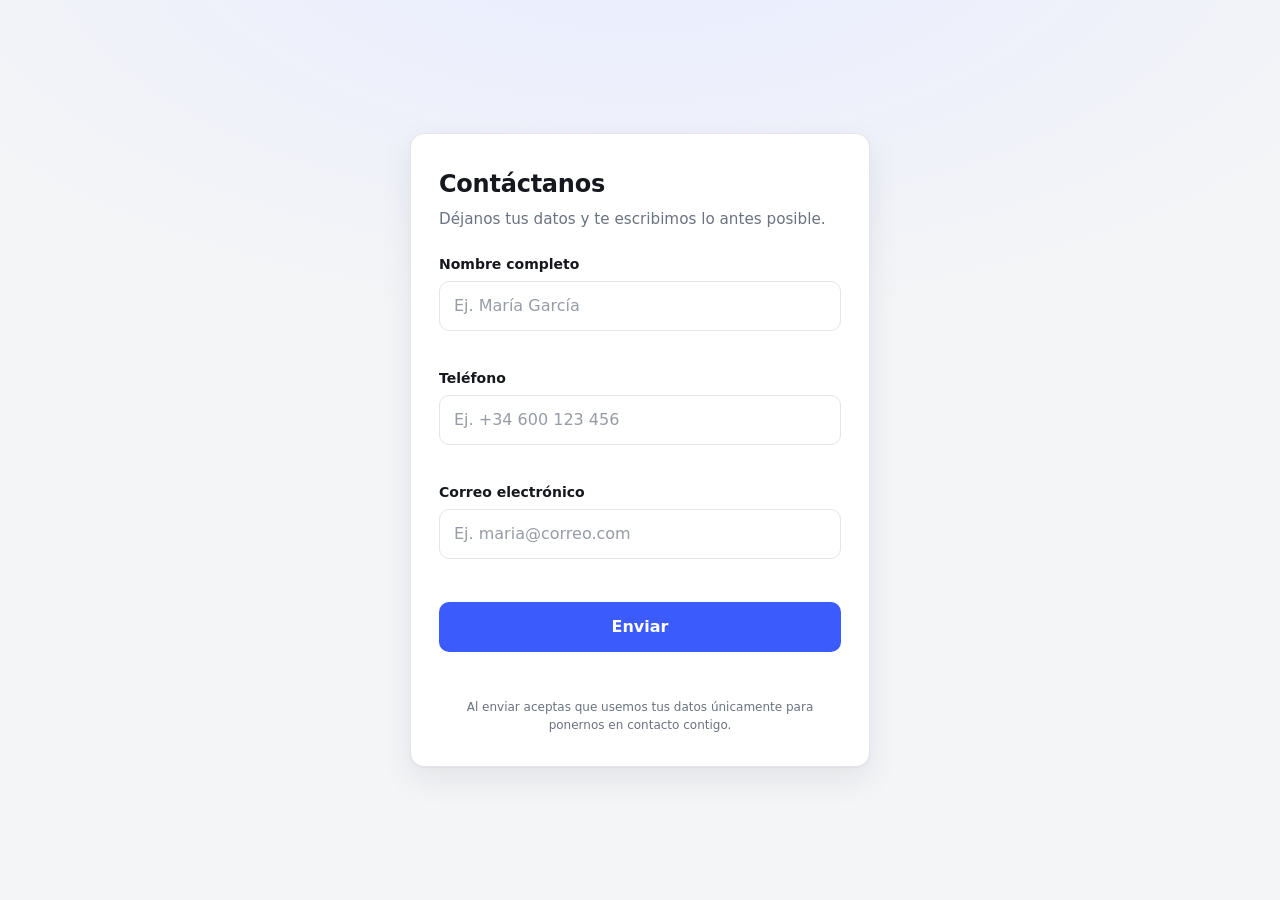
<file: index.html>
<!doctype html>
<html lang="es">
<head>
  <meta charset="utf-8">
  <meta name="viewport" content="width=device-width, initial-scale=1">
  <title>Formulario de contacto</title>
  <meta name="description" content="Déjanos tus datos y te contactamos.">
  <link rel="icon" href="data:image/svg+xml,<svg xmlns='http://www.w3.org/2000/svg' viewBox='0 0 100 100'><text y='.9em' font-size='90'>✉️</text></svg>">
  <link rel="stylesheet" href="styles.css?v=dev">
</head>
<body>
  <main class="card">
    <header class="card__head">
      <h1>Contáctanos</h1>
      <p class="sub">Déjanos tus datos y te escribimos lo antes posible.</p>
    </header>

    <!--
      Destino de los avisos: la dirección de "action" es la principal (es la
      que hay que confirmar una vez) y "_cc" recibe una copia.
    -->
    <form id="form"
          class="form"
          action="https://formsubmit.co/zurbaranf@gmail.com"
          method="POST"
          novalidate>

      <!-- Opciones de FormSubmit -->
      <input type="hidden" name="_subject" value="Nuevo contacto desde el formulario web">
      <input type="hidden" name="_cc" value="zurbaranf@kosadesigns.com">
      <input type="hidden" name="_template" value="table">
      <input type="hidden" name="_next" id="next-url" value="">
      <!-- Sin captcha: la trampa anti-spam de abajo ya filtra los robots y así
           nadie se queda a medias por un captcha al enviar. -->
      <input type="hidden" name="_captcha" value="false">
      <!-- Trampa anti-spam: invisible para personas, la rellenan los bots -->
      <input type="text" name="_honey" class="honey" tabindex="-1" autocomplete="off" aria-hidden="true">

      <div class="field">
        <label for="nombre">Nombre completo</label>
        <input type="text" id="nombre" name="Nombre" autocomplete="name"
               placeholder="Ej. María García" required maxlength="80"
               aria-describedby="err-nombre">
        <p class="error" id="err-nombre" role="alert"></p>
      </div>

      <div class="field">
        <label for="telefono">Teléfono</label>
        <input type="tel" id="telefono" name="Teléfono" autocomplete="tel"
               placeholder="Ej. +34 600 123 456" required maxlength="25"
               aria-describedby="err-telefono">
        <p class="error" id="err-telefono" role="alert"></p>
      </div>

      <div class="field">
        <label for="email">Correo electrónico</label>
        <input type="email" id="email" name="Email" autocomplete="email"
               placeholder="Ej. maria@correo.com" required maxlength="120"
               aria-describedby="err-email">
        <p class="error" id="err-email" role="alert"></p>
      </div>

      <button type="submit" class="btn" id="enviar">
        <span class="btn__label">Enviar</span>
        <span class="spinner" aria-hidden="true"></span>
      </button>

      <p class="status" id="status" role="status" aria-live="polite"></p>
      <p class="legal">Al enviar aceptas que usemos tus datos únicamente para ponernos en contacto contigo.</p>
    </form>

    <div class="success" id="success" hidden>
      <div class="success__icon" aria-hidden="true">✓</div>
      <h2 tabindex="-1">¡Gracias por contactarnos!</h2>
      <p>Hemos recibido tus datos y te escribiremos muy pronto.</p>
      <button type="button" class="btn btn--ghost" id="again">Enviar otro</button>
    </div>
  </main>

  <script src="app.js?v=dev"></script>
</body>
</html>
</file>
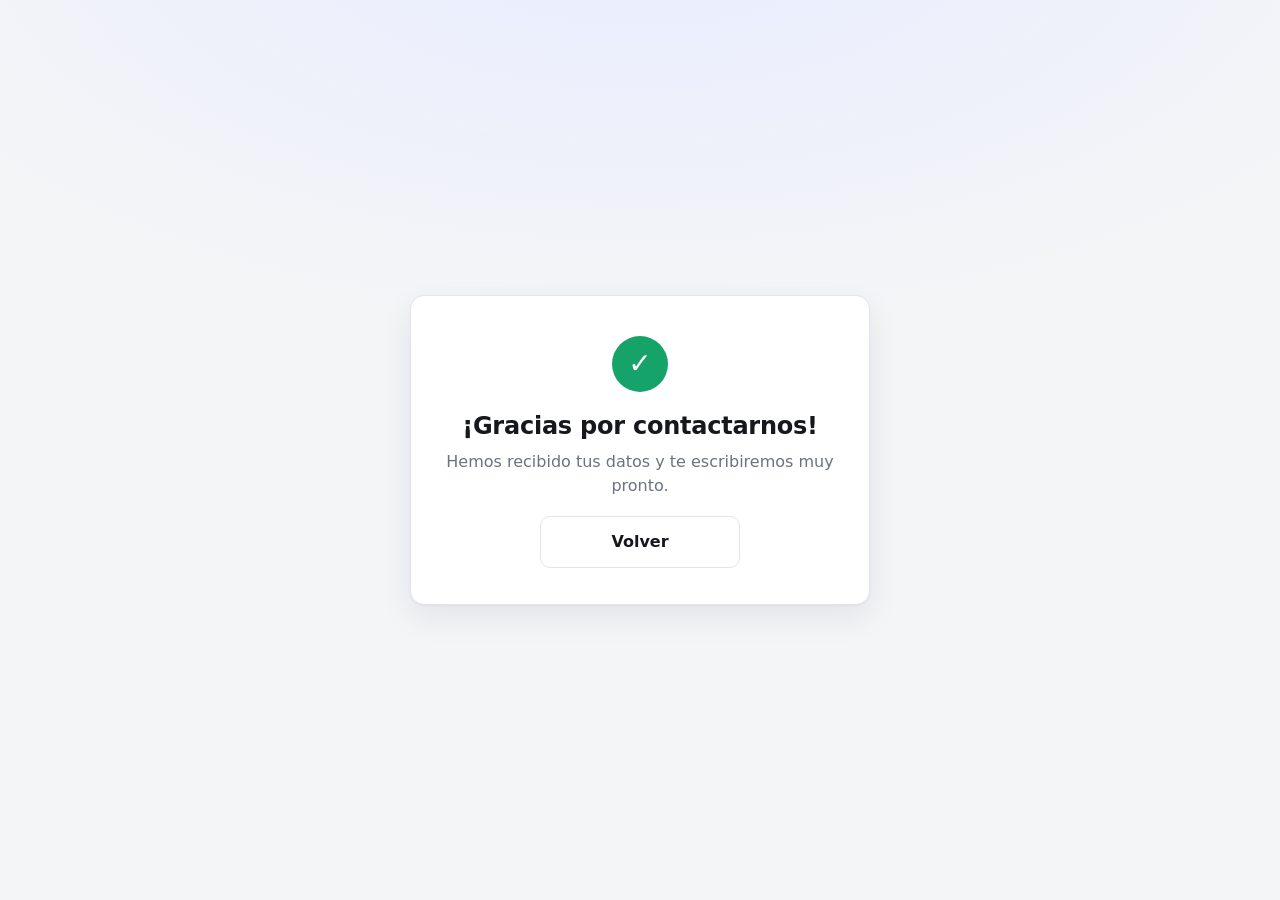
<file: gracias.html>
<!doctype html>
<html lang="es">
<head>
  <meta charset="utf-8">
  <meta name="viewport" content="width=device-width, initial-scale=1">
  <title>¡Gracias!</title>
  <meta name="robots" content="noindex">
  <link rel="icon" href="data:image/svg+xml,<svg xmlns='http://www.w3.org/2000/svg' viewBox='0 0 100 100'><text y='.9em' font-size='90'>✉️</text></svg>">
  <link rel="stylesheet" href="styles.css?v=dev">
</head>
<body>
  <main class="card">
    <div class="success">
      <div class="success__icon" aria-hidden="true">✓</div>
      <h1>¡Gracias por contactarnos!</h1>
      <p>Hemos recibido tus datos y te escribiremos muy pronto.</p>
      <a class="btn btn--ghost" href="index.html">Volver</a>
    </div>
  </main>
</body>
</html>
</file>
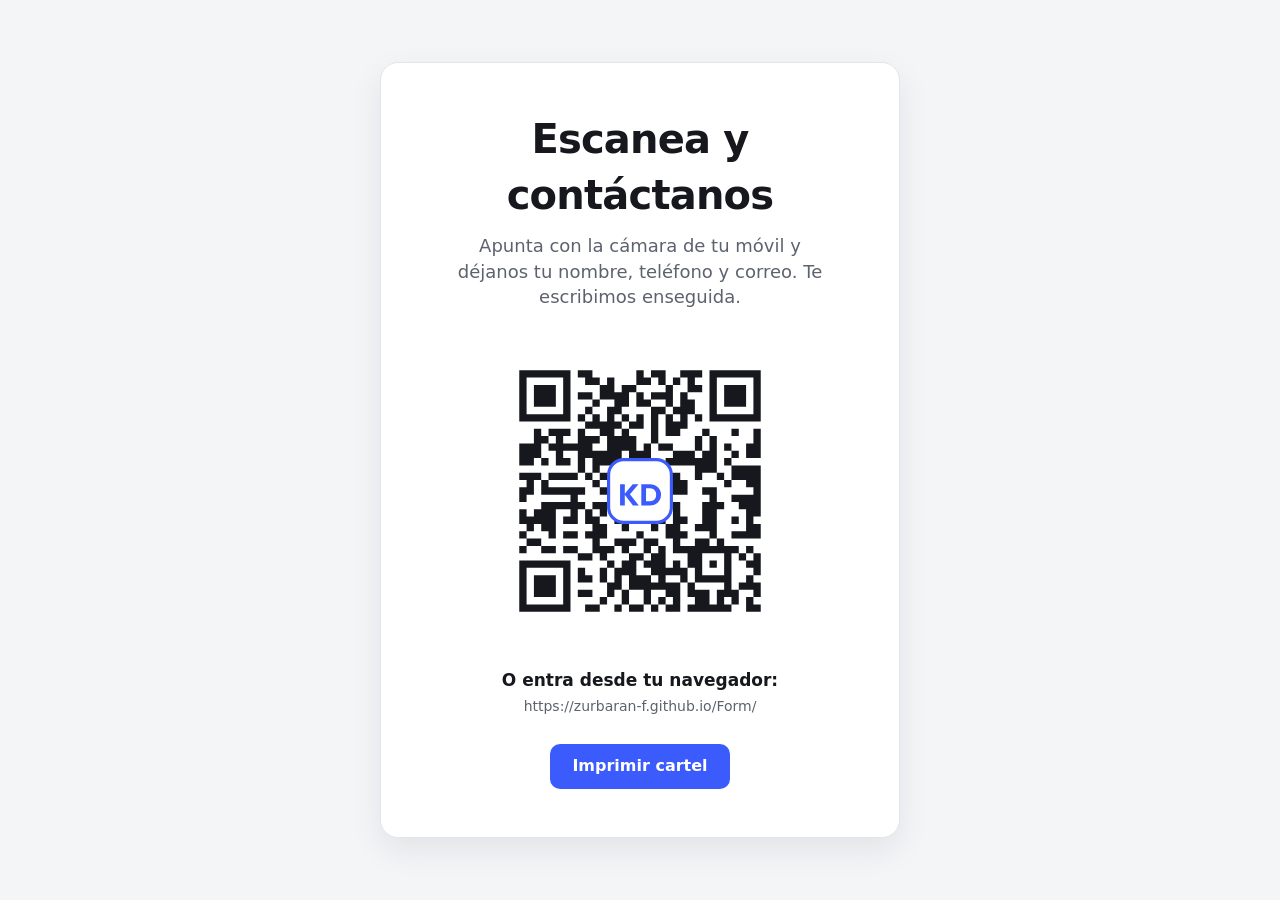
<file: qr/cartel.html>
<!doctype html>
<html lang="es">
<head>
  <meta charset="utf-8">
  <meta name="viewport" content="width=device-width, initial-scale=1">
  <title>Cartel con QR · Contáctanos</title>
  <meta name="robots" content="noindex">
  <style>
    /* Cartel pensado para imprimir: colores fijos, sin modo oscuro. */
    @page { size: A4; margin: 15mm; }

    * { box-sizing: border-box; }

    body {
      margin: 0;
      min-height: 100vh;
      display: grid;
      place-items: center;
      padding: 32px 20px;
      background: #f4f5f7;
      color: #16181d;
      font-family: system-ui, -apple-system, "Segoe UI", Roboto, "Helvetica Neue", Arial, sans-serif;
      line-height: 1.4;
      text-align: center;
    }

    .cartel {
      width: 100%;
      max-width: 520px;
      padding: 48px 40px;
      background: #fff;
      border: 1px solid #e3e5ea;
      border-radius: 18px;
      box-shadow: 0 12px 32px rgba(16, 20, 40, .08);
    }

    h1 {
      margin: 0 0 10px;
      font-size: clamp(1.75rem, 6vw, 2.5rem);
      letter-spacing: -0.02em;
      text-wrap: balance;
    }

    .lema {
      margin: 0 auto 32px;
      max-width: 22em;
      color: #5c626e;
      font-size: clamp(1rem, 3vw, 1.125rem);
    }

    .qr {
      width: min(300px, 70vw);
      height: auto;
      margin: 0 auto;
      display: block;
    }

    .instruccion {
      margin: 28px 0 4px;
      font-size: 1.0625rem;
      font-weight: 600;
    }

    .enlace {
      margin: 0;
      color: #5c626e;
      font-size: .875rem;
      word-break: break-all;
    }

    .imprimir {
      margin-top: 28px;
      padding: 11px 22px;
      font: inherit;
      font-weight: 600;
      color: #fff;
      background: #3b5bfd;
      border: none;
      border-radius: 10px;
      cursor: pointer;
    }

    .imprimir:hover { background: #2f4ae0; }

    @media print {
      body { background: #fff; padding: 0; }
      .cartel { border: none; box-shadow: none; max-width: none; }
      .imprimir { display: none; }
    }
  </style>
</head>
<body>
  <main class="cartel">
    <h1>Escanea y contáctanos</h1>
    <p class="lema">Apunta con la cámara de tu móvil y déjanos tu nombre, teléfono y correo. Te escribimos enseguida.</p>

    <img class="qr" src="qr-kd.svg" alt="Código QR que abre el formulario de contacto" width="300" height="300">

    <p class="instruccion">O entra desde tu navegador:</p>
    <!-- La URL la actualiza tools/generar-qr.py -->
    <p class="enlace"><span id="url">https://zurbaran-f.github.io/Form/</span></p>

    <button type="button" class="imprimir" onclick="window.print()">Imprimir cartel</button>
  </main>
</body>
</html>
</file>
<file: styles.css>
:root {
  --bg: #f4f5f7;
  --bg-accent: radial-gradient(1200px 600px at 50% -10%, #e8ecff 0%, transparent 70%);
  --surface: #ffffff;
  --text: #16181d;
  --muted: #6b7280;
  --border: #e3e5ea;
  --border-focus: #3b5bfd;
  --ring: rgba(59, 91, 253, 0.18);
  --primary: #3b5bfd;
  --primary-hover: #2f4ae0;
  --danger: #d33a3a;
  --success: #16a36a;
  --shadow: 0 1px 2px rgba(16, 20, 40, .04), 0 12px 32px rgba(16, 20, 40, .08);
  --radius: 14px;
}

@media (prefers-color-scheme: dark) {
  :root {
    --bg: #0f1116;
    --bg-accent: radial-gradient(1200px 600px at 50% -10%, #1a2040 0%, transparent 70%);
    --surface: #171a21;
    --text: #eceef3;
    --muted: #9aa1ae;
    --border: #2a2e38;
    --border-focus: #7d92ff;
    --ring: rgba(125, 146, 255, 0.22);
    --primary: #5b74ff;
    --primary-hover: #7086ff;
    --danger: #ff7a7a;
    --success: #4ecf9b;
    --shadow: 0 1px 2px rgba(0, 0, 0, .3), 0 12px 32px rgba(0, 0, 0, .35);
  }
}

* { box-sizing: border-box; }

html { -webkit-text-size-adjust: 100%; }

body {
  margin: 0;
  min-height: 100vh;
  display: grid;
  place-items: center;
  padding: 24px 16px;
  background-color: var(--bg);
  background-image: var(--bg-accent);
  color: var(--text);
  font-family: system-ui, -apple-system, "Segoe UI", Roboto, "Helvetica Neue", Arial, sans-serif;
  font-size: 16px;
  line-height: 1.5;
}

.card {
  width: 100%;
  max-width: 460px;
  background: var(--surface);
  border: 1px solid var(--border);
  border-radius: var(--radius);
  box-shadow: var(--shadow);
  padding: 32px 28px;
}

.card__head { margin-bottom: 24px; }

h1 {
  margin: 0 0 6px;
  font-size: 1.5rem;
  letter-spacing: -0.01em;
}

.sub {
  margin: 0;
  color: var(--muted);
  font-size: .95rem;
}

.field { margin-bottom: 18px; }

label {
  display: block;
  margin-bottom: 6px;
  font-size: .875rem;
  font-weight: 600;
}

input[type="text"],
input[type="tel"],
input[type="email"] {
  width: 100%;
  padding: 12px 14px;
  font: inherit;
  color: var(--text);
  background: var(--surface);
  border: 1px solid var(--border);
  border-radius: 10px;
  transition: border-color .15s ease, box-shadow .15s ease;
}

input::placeholder { color: var(--muted); opacity: .7; }

input:focus {
  outline: none;
  border-color: var(--border-focus);
  box-shadow: 0 0 0 4px var(--ring);
}

input[aria-invalid="true"] { border-color: var(--danger); }

input[aria-invalid="true"]:focus {
  box-shadow: 0 0 0 4px rgba(211, 58, 58, .16);
}

.error {
  margin: 6px 0 0;
  min-height: 1em;
  color: var(--danger);
  font-size: .8125rem;
}

/* Campo trampa para bots: fuera de la vista, no enfocable */
.honey {
  position: absolute;
  left: -9999px;
  width: 1px;
  height: 1px;
  opacity: 0;
}

.btn {
  position: relative;
  width: 100%;
  padding: 13px 18px;
  margin-top: 6px;
  font: inherit;
  font-weight: 600;
  color: #fff;
  background: var(--primary);
  border: none;
  border-radius: 10px;
  cursor: pointer;
  transition: background-color .15s ease, transform .05s ease;
}

.btn:hover:not(:disabled) { background: var(--primary-hover); }
.btn:active:not(:disabled) { transform: translateY(1px); }

.btn:focus-visible {
  outline: none;
  box-shadow: 0 0 0 4px var(--ring);
}

.btn:disabled { opacity: .7; cursor: default; }

.btn--ghost {
  color: var(--text);
  background: transparent;
  border: 1px solid var(--border);
  max-width: 200px;
  margin: 18px auto 0;
}

.btn--ghost:hover:not(:disabled) { background: var(--bg); }

a.btn {
  display: block;
  text-decoration: none;
  text-align: center;
}

.spinner {
  display: none;
  width: 16px;
  height: 16px;
  margin-left: 10px;
  vertical-align: -3px;
  border: 2px solid rgba(255, 255, 255, .4);
  border-top-color: #fff;
  border-radius: 50%;
  animation: spin .7s linear infinite;
}

.is-sending .spinner { display: inline-block; }

@keyframes spin { to { transform: rotate(360deg); } }

@media (prefers-reduced-motion: reduce) {
  .spinner { animation-duration: 2s; }
  .btn:active:not(:disabled) { transform: none; }
}

.status {
  margin: 14px 0 0;
  min-height: 1em;
  font-size: .875rem;
  color: var(--danger);
  text-align: center;
}

.legal {
  margin: 18px 0 0;
  color: var(--muted);
  font-size: .75rem;
  text-align: center;
}

.success { text-align: center; padding: 8px 0 4px; }

.success__icon {
  width: 56px;
  height: 56px;
  margin: 0 auto 16px;
  display: grid;
  place-items: center;
  font-size: 1.75rem;
  color: #fff;
  background: var(--success);
  border-radius: 50%;
}

.success h2 { margin: 0 0 8px; font-size: 1.25rem; }
.success p { margin: 0; color: var(--muted); }

@media (max-width: 400px) {
  .card { padding: 26px 20px; }
}
</file>
